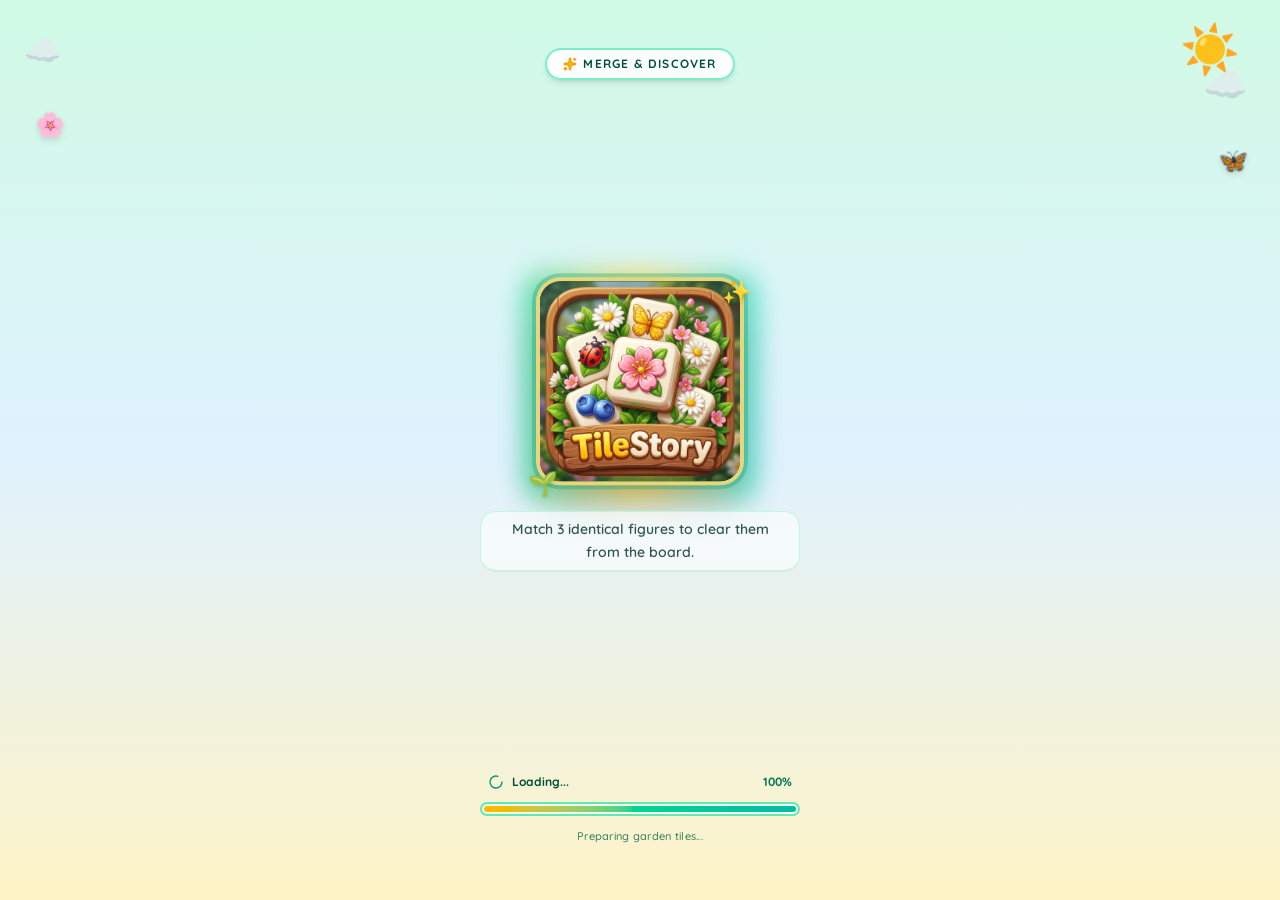
<file: app/src/main/assets/www/index.html>
<!doctype html>
<html lang="en">
  <head>
    <meta charset="UTF-8" />
    <meta name="viewport" content="width=device-width, initial-scale=1.0, maximum-scale=1.0, user-scalable=no, viewport-fit=cover" />
    <title>TileStory</title>
    <meta name="description" content="A relaxing casual mobile puzzle game where you match 3 identical figures on a 3D Mahjong board to clear the panel and discover nature recipes." />
    <meta property="og:title" content="TileStory" />
    <meta property="og:description" content="A relaxing casual mobile puzzle game where you match 3 identical figures on a 3D Mahjong board to clear the panel and discover nature recipes." />
    <meta property="og:type" content="website" />
    <meta name="twitter:card" content="summary_large_image" />
    <link rel="preconnect" href="https://fonts.googleapis.com">
    <link rel="preconnect" href="https://fonts.gstatic.com" crossorigin>
    <link href="https://fonts.googleapis.com/css2?family=Fredoka:wght@400;500;600;700&family=Quicksand:wght@500;600;700&display=swap" rel="stylesheet">
    <script type="module" crossorigin src="./assets/index-DcNBawTT.js"></script>
    <link rel="stylesheet" crossorigin href="./assets/index-D1waD8d8.css">
  </head>
  <body>
    <div id="root"></div>
  </body>
</html>
</file>
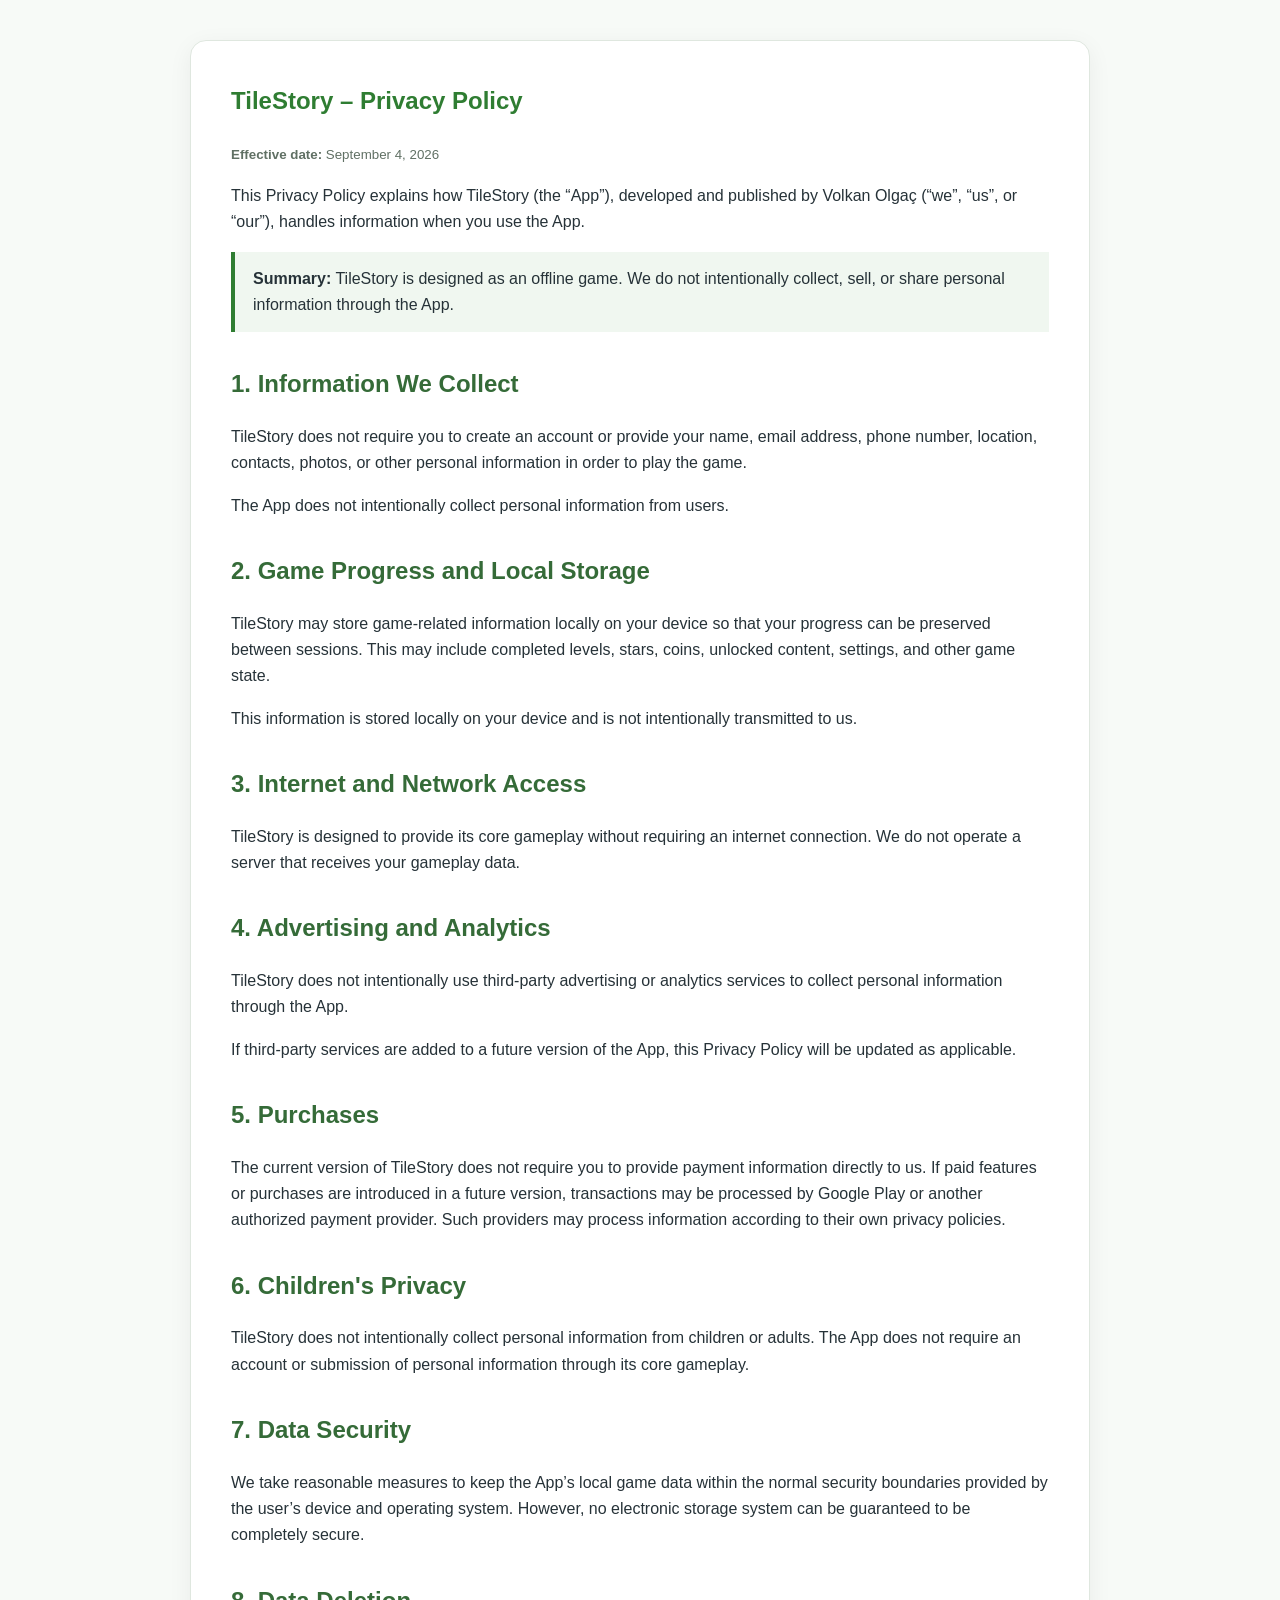
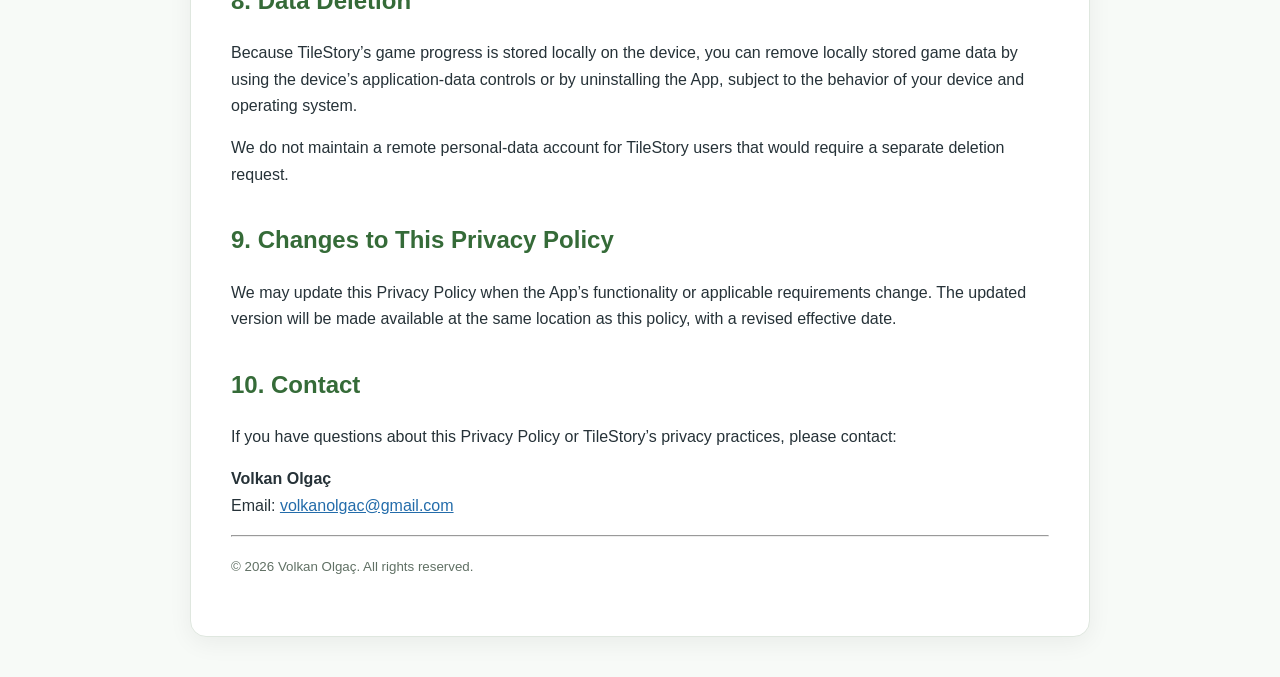
<file: TileStory_Privacy_Policy.html>
<!doctype html>
<html lang="en">
<head>
<meta charset="utf-8">
<meta name="viewport" content="width=device-width,initial-scale=1">
<title>TileStory - Privacy Policy</title>
<style>
body{margin:0;background:#f7faf7;color:#263238;font-family:Arial,Helvetica,sans-serif;line-height:1.65}
main{max-width:900px;margin:40px auto;padding:0 20px}
article{background:#fff;border:1px solid #dfe7df;border-radius:16px;padding:40px;box-shadow:0 6px 24px rgba(0,0,0,.06)}
h1{color:#2f7d32;margin-top:0} h2{color:#356b38;margin-top:32px}
.notice{background:#f0f7f0;border-left:4px solid #2f7d32;padding:14px 18px}
a{color:#236caa}
small{color:#607064}
@media(max-width:600px){article{padding:24px 18px}main{margin:15px auto}}
</style>
</head>
<body>
<main><article>
<h1>TileStory – Privacy Policy</h1>
<p><small><strong>Effective date:</strong> September 4, 2026</small></p>

<p>This Privacy Policy explains how TileStory (the “App”), developed and published by Volkan Olgaç (“we”, “us”, or “our”), handles information when you use the App.</p>

<div class="notice"><strong>Summary:</strong> TileStory is designed as an offline game. We do not intentionally collect, sell, or share personal information through the App.</div>

<h2>1. Information We Collect</h2>
<p>TileStory does not require you to create an account or provide your name, email address, phone number, location, contacts, photos, or other personal information in order to play the game.</p>
<p>The App does not intentionally collect personal information from users.</p>

<h2>2. Game Progress and Local Storage</h2>
<p>TileStory may store game-related information locally on your device so that your progress can be preserved between sessions. This may include completed levels, stars, coins, unlocked content, settings, and other game state.</p>
<p>This information is stored locally on your device and is not intentionally transmitted to us.</p>

<h2>3. Internet and Network Access</h2>
<p>TileStory is designed to provide its core gameplay without requiring an internet connection. We do not operate a server that receives your gameplay data.</p>

<h2>4. Advertising and Analytics</h2>
<p>TileStory does not intentionally use third-party advertising or analytics services to collect personal information through the App.</p>
<p>If third-party services are added to a future version of the App, this Privacy Policy will be updated as applicable.</p>

<h2>5. Purchases</h2>
<p>The current version of TileStory does not require you to provide payment information directly to us. If paid features or purchases are introduced in a future version, transactions may be processed by Google Play or another authorized payment provider. Such providers may process information according to their own privacy policies.</p>

<h2>6. Children's Privacy</h2>
<p>TileStory does not intentionally collect personal information from children or adults. The App does not require an account or submission of personal information through its core gameplay.</p>

<h2>7. Data Security</h2>
<p>We take reasonable measures to keep the App’s local game data within the normal security boundaries provided by the user’s device and operating system. However, no electronic storage system can be guaranteed to be completely secure.</p>

<h2>8. Data Deletion</h2>
<p>Because TileStory’s game progress is stored locally on the device, you can remove locally stored game data by using the device’s application-data controls or by uninstalling the App, subject to the behavior of your device and operating system.</p>
<p>We do not maintain a remote personal-data account for TileStory users that would require a separate deletion request.</p>

<h2>9. Changes to This Privacy Policy</h2>
<p>We may update this Privacy Policy when the App’s functionality or applicable requirements change. The updated version will be made available at the same location as this policy, with a revised effective date.</p>

<h2>10. Contact</h2>
<p>If you have questions about this Privacy Policy or TileStory’s privacy practices, please contact:</p>
<p><strong>Volkan Olgaç</strong><br>Email: <a href="mailto:volkanolgac@gmail.com">volkanolgac@gmail.com</a></p>

<hr>
<p><small>© 2026 Volkan Olgaç. All rights reserved.</small></p>
</article></main>
</body>
</html>
</file>
